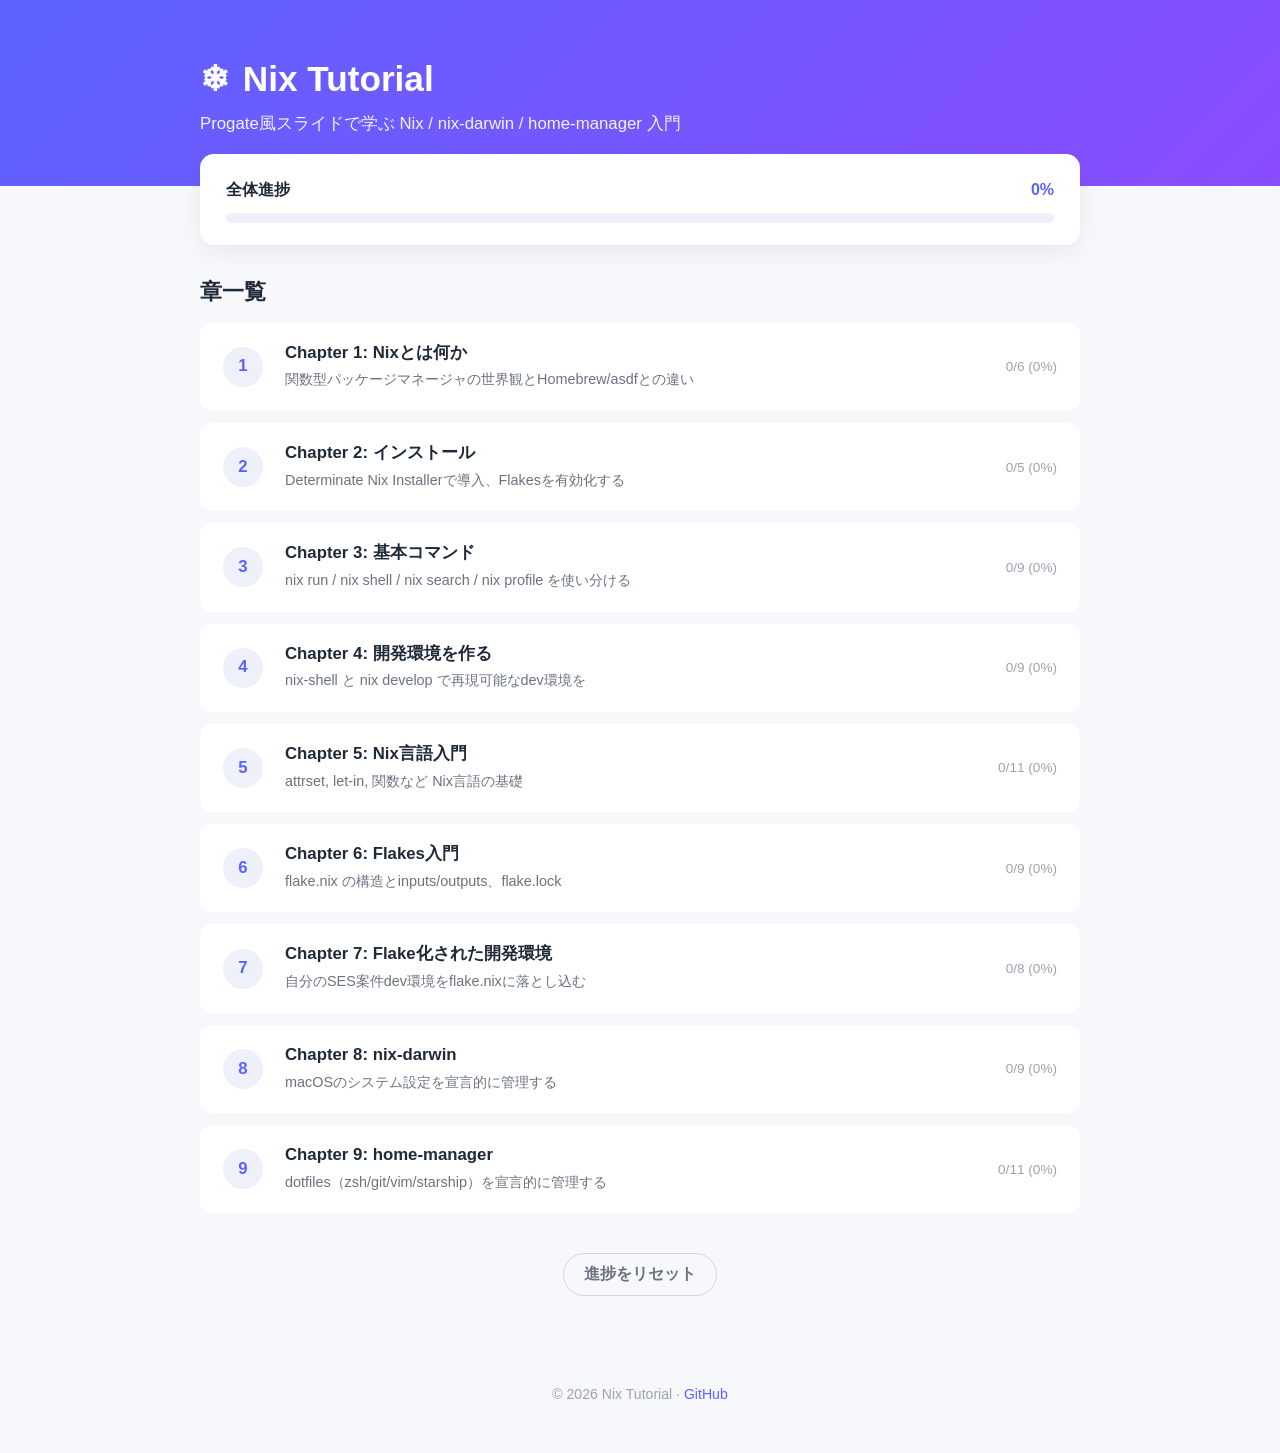
<file: index.html>
<!DOCTYPE html>
<html lang="ja">
<head>
  <meta charset="UTF-8">
  <meta name="viewport" content="width=device-width, initial-scale=1.0">
  <title>Nix Tutorial - Progate風スライドで学ぶNix入門</title>
  <link rel="stylesheet" href="assets/css/style.css">
</head>
<body class="page-index">
  <header class="site-header">
    <div class="container">
      <h1><span class="logo">❄</span> Nix Tutorial</h1>
      <p class="tagline">Progate風スライドで学ぶ Nix / nix-darwin / home-manager 入門</p>
    </div>
  </header>

  <main class="container">
    <section class="overall-progress">
      <div class="progress-row">
        <span class="progress-label">全体進捗</span>
        <span class="progress-text" id="overall-progress-text">0%</span>
      </div>
      <div class="progress-bar">
        <div class="progress-fill" id="overall-progress-fill" style="width:0%"></div>
      </div>
    </section>

    <section class="chapter-list-section">
      <h2>章一覧</h2>
      <ol id="chapter-list" class="chapter-list">
        <!-- 章リストはJSで動的に挿入 -->
      </ol>
    </section>

    <section class="reset-section">
      <button id="reset-btn" class="btn btn-ghost">進捗をリセット</button>
    </section>
  </main>

  <footer class="site-footer">
    <p>© 2026 Nix Tutorial · <a href="https://github.com/bugizmyao/life-repository">GitHub</a></p>
  </footer>

  <script src="assets/js/progress.js"></script>
  <script src="assets/js/index.js"></script>
</body>
</html>
</file>
<file: assets/css/style.css>
/* ===== Reset & Base ===== */
*, *::before, *::after { box-sizing: border-box; }
html, body { margin: 0; padding: 0; }
body {
  font-family: -apple-system, BlinkMacSystemFont, "Segoe UI", "Hiragino Sans", "Noto Sans JP", sans-serif;
  background: #f7f8fb;
  color: #1f2937;
  line-height: 1.7;
  -webkit-font-smoothing: antialiased;
}
a { color: #5d63ff; text-decoration: none; }
a:hover { text-decoration: underline; }
h1, h2, h3, h4 { line-height: 1.3; }
code { font-family: "SF Mono", Menlo, Consolas, monospace; font-size: 0.92em; }

/* ===== Layout ===== */
.container { max-width: 920px; margin: 0 auto; padding: 0 20px; }

/* ===== Site Header (index) ===== */
.site-header {
  background: linear-gradient(135deg, #5d63ff 0%, #8a4dff 100%);
  color: #fff;
  padding: 56px 0 48px;
}
.site-header h1 { margin: 0 0 8px; font-size: 2.2rem; font-weight: 700; }
.site-header .logo { display: inline-block; margin-right: 4px; }
.site-header .tagline { margin: 0; opacity: 0.92; font-size: 1.05rem; }

/* ===== Overall progress ===== */
.overall-progress {
  background: #fff;
  padding: 22px 26px;
  border-radius: 14px;
  margin: -32px auto 32px;
  box-shadow: 0 8px 24px rgba(20, 24, 60, 0.06);
}
.progress-row { display: flex; justify-content: space-between; align-items: baseline; margin-bottom: 10px; }
.progress-label { font-weight: 600; }
.progress-text { font-weight: 700; color: #5d63ff; font-variant-numeric: tabular-nums; }
.progress-bar {
  background: #eef0fa;
  height: 10px;
  border-radius: 999px;
  overflow: hidden;
}
.progress-bar.small { height: 6px; }
.progress-fill {
  background: linear-gradient(90deg, #5d63ff, #8a4dff);
  height: 100%;
  transition: width 0.3s ease;
}

/* ===== Chapter list (index) ===== */
.chapter-list-section h2 { font-size: 1.4rem; margin: 32px 0 16px; }
.chapter-list {
  list-style: none;
  padding: 0;
  margin: 0;
  display: grid;
  grid-template-columns: 1fr;
  gap: 12px;
}
.chapter-card {
  background: #fff;
  border-radius: 12px;
  padding: 18px 22px;
  display: grid;
  grid-template-columns: 48px 1fr auto;
  gap: 14px;
  align-items: center;
  transition: transform 0.15s ease, box-shadow 0.15s ease;
  cursor: pointer;
  border: 1px solid transparent;
}
.chapter-card:hover {
  transform: translateY(-1px);
  box-shadow: 0 6px 20px rgba(20, 24, 60, 0.08);
  border-color: #e0e2f5;
}
.chapter-num {
  width: 40px;
  height: 40px;
  border-radius: 50%;
  background: #eef0fa;
  color: #5d63ff;
  display: grid;
  place-items: center;
  font-weight: 700;
  font-size: 1.05rem;
}
.chapter-card.completed .chapter-num {
  background: #d1fae5;
  color: #059669;
}
.chapter-card.in-progress .chapter-num {
  background: #fef3c7;
  color: #d97706;
}
.chapter-info h3 { margin: 0; font-size: 1.05rem; font-weight: 600; }
.chapter-info p { margin: 4px 0 0; font-size: 0.9rem; color: #6b7280; }
.chapter-status { font-size: 0.85rem; color: #9ca3af; font-variant-numeric: tabular-nums; }
.chapter-card.completed .chapter-status { color: #059669; font-weight: 600; }

/* ===== Buttons ===== */
.btn {
  display: inline-flex;
  align-items: center;
  justify-content: center;
  border: 0;
  padding: 12px 24px;
  border-radius: 999px;
  font-size: 1rem;
  font-weight: 600;
  cursor: pointer;
  transition: background 0.15s ease, transform 0.05s ease;
  font-family: inherit;
}
.btn:active { transform: translateY(1px); }
.btn-primary { background: #5d63ff; color: #fff; }
.btn-primary:hover { background: #4a51e8; }
.btn-primary:disabled { background: #c7c9e3; cursor: not-allowed; }
.btn-secondary { background: #eef0fa; color: #4a51e8; }
.btn-secondary:hover { background: #e0e3f5; }
.btn-secondary:disabled { background: #f3f4f6; color: #c0c3d3; cursor: not-allowed; }
.btn-ghost { background: transparent; color: #6b7280; border: 1px solid #d1d5db; padding: 10px 20px; }
.btn-ghost:hover { background: #f9fafb; }

.reset-section { margin: 40px 0; text-align: center; }

/* ===== Site Footer ===== */
.site-footer {
  text-align: center;
  padding: 32px 20px;
  color: #9ca3af;
  font-size: 0.88rem;
}

/* ============================================ */
/* ===== Lesson Page                         === */
/* ============================================ */
.page-lesson { background: #f0f2f8; min-height: 100vh; }

.lesson-header {
  background: #fff;
  border-bottom: 1px solid #e5e7eb;
  position: sticky;
  top: 0;
  z-index: 10;
}
.lesson-header-inner {
  display: grid;
  grid-template-columns: auto auto 1fr auto;
  gap: 14px;
  align-items: center;
  padding: 14px 24px;
  max-width: 1280px;
  margin: 0 auto;
}
.back-link {
  font-size: 1.4rem;
  color: #6b7280;
  text-decoration: none;
  padding: 4px 8px;
}
.back-link:hover { color: #5d63ff; text-decoration: none; }
.sidebar-toggle {
  background: none;
  border: 0;
  font-size: 1.4rem;
  cursor: pointer;
  color: #6b7280;
  padding: 4px 8px;
  display: none;
}
.lesson-title {
  margin: 0;
  font-size: 1.05rem;
  font-weight: 600;
  white-space: nowrap;
  overflow: hidden;
  text-overflow: ellipsis;
}
.lesson-progress {
  display: flex;
  align-items: center;
  gap: 10px;
  min-width: 140px;
}
.lesson-progress .progress-bar { flex: 1; min-width: 80px; }
.lesson-progress .progress-text { font-size: 0.85rem; color: #6b7280; }

.lesson-body {
  display: grid;
  grid-template-columns: 240px 1fr;
  max-width: 1280px;
  margin: 0 auto;
  min-height: calc(100vh - 60px);
}

/* ===== Sidebar ===== */
.sidebar {
  background: #fff;
  border-right: 1px solid #e5e7eb;
  padding: 24px 0;
  position: sticky;
  top: 60px;
  height: calc(100vh - 60px);
  overflow-y: auto;
}
.sidebar-title {
  font-size: 0.85rem;
  text-transform: uppercase;
  letter-spacing: 0.05em;
  color: #6b7280;
  margin: 0 0 12px;
  padding: 0 24px;
}
.sidebar-list {
  list-style: none;
  padding: 0;
  margin: 0;
}
.sidebar-list li {
  padding: 0;
}
.sidebar-list a {
  display: block;
  padding: 10px 24px;
  color: #374151;
  text-decoration: none;
  font-size: 0.92rem;
  border-left: 3px solid transparent;
  transition: background 0.1s ease;
}
.sidebar-list a:hover { background: #f9fafb; text-decoration: none; }
.sidebar-list a.active {
  background: #f0f2ff;
  color: #4a51e8;
  border-left-color: #5d63ff;
  font-weight: 600;
}
.sidebar-list .check { color: #10b981; margin-right: 6px; }
.sidebar-list .num {
  display: inline-block;
  width: 22px;
  font-weight: 600;
  color: #9ca3af;
}
.sidebar-list a.active .num,
.sidebar-list a.completed .num { color: inherit; }

.sidebar-backdrop {
  display: none;
  position: fixed;
  inset: 0;
  background: rgba(0,0,0,0.4);
  z-index: 19;
}

/* ===== Slide Area ===== */
.slide-area {
  padding: 40px 32px;
  display: flex;
  flex-direction: column;
  gap: 24px;
  min-width: 0; /* grid item: allow children to shrink below their content size */
}
.slide-card {
  background: #fff;
  border-radius: 16px;
  padding: 48px 48px 40px;
  box-shadow: 0 4px 16px rgba(20, 24, 60, 0.04);
  min-height: 400px;
  font-size: 1.02rem;
  min-width: 0; /* flex item: prevent expansion from long pre/code content */
  max-width: 100%;
  overflow-wrap: break-word;
}
.slide-loading {
  color: #9ca3af;
  text-align: center;
  padding: 80px 0;
}
.slide-card h1 {
  font-size: 1.7rem;
  margin: 0 0 24px;
  padding-bottom: 14px;
  border-bottom: 2px solid #eef0fa;
  color: #1f2937;
}
.slide-card h2 { font-size: 1.3rem; margin: 28px 0 12px; color: #1f2937; }
.slide-card h3 { font-size: 1.1rem; margin: 22px 0 8px; }
.slide-card p { margin: 14px 0; }
.slide-card ul, .slide-card ol { padding-left: 28px; }
.slide-card li { margin: 6px 0; }
.slide-card code:not(pre code) {
  background: #f1f3fa;
  color: #c026d3;
  padding: 2px 6px;
  border-radius: 4px;
  font-size: 0.9em;
}
.slide-card pre {
  background: #282c34;
  color: #abb2bf;
  padding: 18px 22px;
  border-radius: 10px;
  overflow-x: auto;
  -webkit-overflow-scrolling: touch;
  font-size: 0.92rem;
  line-height: 1.55;
  margin: 18px 0;
  max-width: 100%;
}
.slide-card pre code { background: transparent; padding: 0; color: inherit; }
.slide-card blockquote {
  margin: 18px 0;
  padding: 14px 20px;
  background: #fff7ed;
  border-left: 4px solid #fb923c;
  color: #7c2d12;
  border-radius: 0 8px 8px 0;
  overflow-wrap: anywhere;
}
.slide-card a { word-break: break-all; }
.slide-card blockquote p { margin: 4px 0; }
.slide-card blockquote.try {
  background: #ecfdf5;
  border-left-color: #10b981;
  color: #064e3b;
}
.slide-card blockquote.try::before {
  content: "🎯 演習";
  display: block;
  font-weight: 700;
  margin-bottom: 6px;
}
.slide-card blockquote.hint::before {
  content: "💡 ヒント";
  display: block;
  font-weight: 700;
  margin-bottom: 6px;
}
.slide-card blockquote.note {
  background: #eff6ff;
  border-left-color: #3b82f6;
  color: #1e3a8a;
}
.slide-card blockquote.note::before {
  content: "📝 メモ";
  display: block;
  font-weight: 700;
  margin-bottom: 6px;
}
.slide-card table {
  border-collapse: collapse;
  margin: 16px 0;
  width: 100%;
  font-size: 0.95rem;
}
.slide-card th, .slide-card td {
  border: 1px solid #e5e7eb;
  padding: 8px 12px;
  text-align: left;
}
.slide-card th { background: #f9fafb; font-weight: 600; }

.slide-nav {
  display: flex;
  align-items: center;
  justify-content: space-between;
  gap: 16px;
  padding: 0 8px;
}
.slide-indicator {
  font-weight: 600;
  color: #6b7280;
  font-variant-numeric: tabular-nums;
}

/* ===== Table wrapper (added by lesson.js for horizontal scroll) ===== */
.slide-card .table-scroll {
  overflow-x: auto;
  -webkit-overflow-scrolling: touch;
  margin: 16px 0;
}
.slide-card .table-scroll table { margin: 0; }

/* ===== Responsive ===== */

/* Tablet and small laptop (〜1024px): tighten lesson layout */
@media (max-width: 1024px) {
  .lesson-body { grid-template-columns: 200px 1fr; }
  .slide-area { padding: 32px 24px; }
  .slide-card { padding: 40px 36px 32px; }
}

/* Tablet portrait & large phone (〜768px): collapse sidebar to drawer */
@media (max-width: 768px) {
  .container { padding: 0 16px; }

  .site-header { padding: 36px 0 32px; }
  .site-header h1 { font-size: 1.7rem; }
  .site-header .tagline { font-size: 0.95rem; }
  .overall-progress { margin: -20px 0 24px; padding: 18px 20px; border-radius: 12px; }

  .chapter-list-section h2 { font-size: 1.2rem; margin: 24px 0 12px; }
  .chapter-card { padding: 14px 16px; gap: 12px; grid-template-columns: 40px 1fr auto; }
  .chapter-num { width: 36px; height: 36px; font-size: 0.95rem; }
  .chapter-info h3 { font-size: 0.98rem; }
  .chapter-info p { font-size: 0.82rem; }
  .chapter-status { font-size: 0.78rem; }

  .lesson-header-inner {
    grid-template-columns: auto auto 1fr auto;
    gap: 8px;
    padding: 10px 14px;
  }
  .back-link, .sidebar-toggle { font-size: 1.3rem; padding: 6px 8px; }
  .lesson-body { grid-template-columns: 1fr; }
  .sidebar {
    position: fixed;
    top: 0;
    left: 0;
    height: 100vh;
    height: 100dvh;
    width: 280px;
    max-width: 85vw;
    z-index: 20;
    transform: translateX(-100%);
    transition: transform 0.2s ease;
    padding-top: 60px;
    -webkit-overflow-scrolling: touch;
  }
  .sidebar.open { transform: translateX(0); box-shadow: 4px 0 24px rgba(0,0,0,0.15); }
  .sidebar-backdrop.open { display: block; }
  .sidebar-toggle { display: inline-block; }
  .lesson-title { font-size: 0.95rem; }
  .lesson-progress { min-width: 80px; gap: 8px; }
  .lesson-progress .progress-bar { min-width: 60px; }
  .lesson-progress .progress-text { font-size: 0.78rem; }
  .slide-area { padding: 20px 16px; gap: 16px; }
  .slide-card { padding: 28px 22px 24px; min-height: 320px; font-size: 0.98rem; border-radius: 12px; }
  .slide-card h1 { font-size: 1.4rem; margin-bottom: 18px; padding-bottom: 10px; }
  .slide-card h2 { font-size: 1.15rem; margin: 22px 0 10px; }
  .slide-card h3 { font-size: 1.02rem; margin: 18px 0 6px; }
  .slide-card pre { font-size: 0.84rem; padding: 14px 16px; }
  .slide-card blockquote { padding: 12px 16px; }
  .slide-nav { flex-wrap: wrap; gap: 12px; padding: 0; }
  .btn { padding: 11px 20px; font-size: 0.95rem; min-height: 44px; }
}

/* Phone (〜480px): iPhone standard sizes, tighten everything */
@media (max-width: 480px) {
  .container { padding: 0 14px; }

  .site-header { padding: 28px 0 24px; }
  .site-header h1 { font-size: 1.45rem; }
  .site-header .tagline { font-size: 0.88rem; }
  .overall-progress { padding: 14px 16px; margin-top: -16px; }
  .progress-row { margin-bottom: 8px; }
  .progress-text { font-size: 0.95rem; }

  .chapter-card {
    grid-template-columns: 36px 1fr;
    grid-template-areas:
      "num info"
      "status status";
    padding: 12px 14px;
    gap: 8px 10px;
  }
  .chapter-num { grid-area: num; width: 32px; height: 32px; font-size: 0.9rem; }
  .chapter-info { grid-area: info; min-width: 0; }
  .chapter-info h3 { font-size: 0.95rem; }
  .chapter-info p { font-size: 0.78rem; -webkit-line-clamp: 2; display: -webkit-box; -webkit-box-orient: vertical; overflow: hidden; }
  .chapter-status { grid-area: status; font-size: 0.76rem; text-align: right; }

  .lesson-header-inner {
    grid-template-columns: auto auto 1fr;
    grid-template-rows: auto auto;
    gap: 4px 8px;
    padding: 8px 12px;
  }
  .back-link { grid-row: 1; }
  .sidebar-toggle { grid-row: 1; }
  .lesson-title {
    grid-row: 1;
    grid-column: 3 / 4;
    font-size: 0.9rem;
  }
  .lesson-progress {
    grid-row: 2;
    grid-column: 1 / -1;
    min-width: 0;
    gap: 8px;
  }
  .lesson-progress .progress-bar { flex: 1; }

  .slide-area { padding: 14px 12px; gap: 12px; }
  .slide-card {
    padding: 22px 18px 20px;
    min-height: 280px;
    font-size: 0.95rem;
    border-radius: 10px;
    line-height: 1.65;
  }
  .slide-card h1 { font-size: 1.25rem; margin-bottom: 14px; padding-bottom: 8px; }
  .slide-card h2 { font-size: 1.08rem; margin: 18px 0 8px; }
  .slide-card h3 { font-size: 0.98rem; margin: 14px 0 6px; }
  .slide-card p { margin: 10px 0; }
  .slide-card ul, .slide-card ol { padding-left: 22px; }
  .slide-card pre {
    font-size: 0.78rem;
    padding: 12px 14px;
    border-radius: 8px;
    line-height: 1.5;
    margin: 14px 0;
  }
  .slide-card code:not(pre code) { font-size: 0.85em; padding: 1px 5px; }
  .slide-card blockquote {
    padding: 10px 14px;
    margin: 14px 0;
    border-radius: 0 6px 6px 0;
  }
  .slide-card blockquote.try::before,
  .slide-card blockquote.hint::before,
  .slide-card blockquote.note::before {
    font-size: 0.88em;
    margin-bottom: 4px;
  }
  .slide-card .table-scroll { margin: 12px -4px; }
  .slide-card table { font-size: 0.85rem; min-width: 100%; }
  .slide-card th, .slide-card td { padding: 6px 10px; white-space: nowrap; }

  .slide-nav {
    display: grid;
    grid-template-columns: 1fr 1fr;
    grid-template-areas:
      "indicator indicator"
      "prev next";
    gap: 10px;
  }
  .slide-indicator { grid-area: indicator; text-align: center; font-size: 0.9rem; }
  #prev-btn { grid-area: prev; }
  #next-btn { grid-area: next; }
  .btn { padding: 12px 16px; font-size: 0.92rem; min-height: 44px; width: 100%; }

  .site-footer { padding: 24px 16px; font-size: 0.82rem; }
  .reset-section { margin: 32px 0; }
}

/* Hover suppression for touch devices (avoid sticky :hover after tap) */
@media (hover: none) {
  .chapter-card:hover { transform: none; box-shadow: none; border-color: transparent; }
  .btn-primary:hover { background: #5d63ff; }
  .btn-secondary:hover { background: #eef0fa; }
  .btn-ghost:hover { background: transparent; }
  a:hover { text-decoration: none; }
}
</file>
